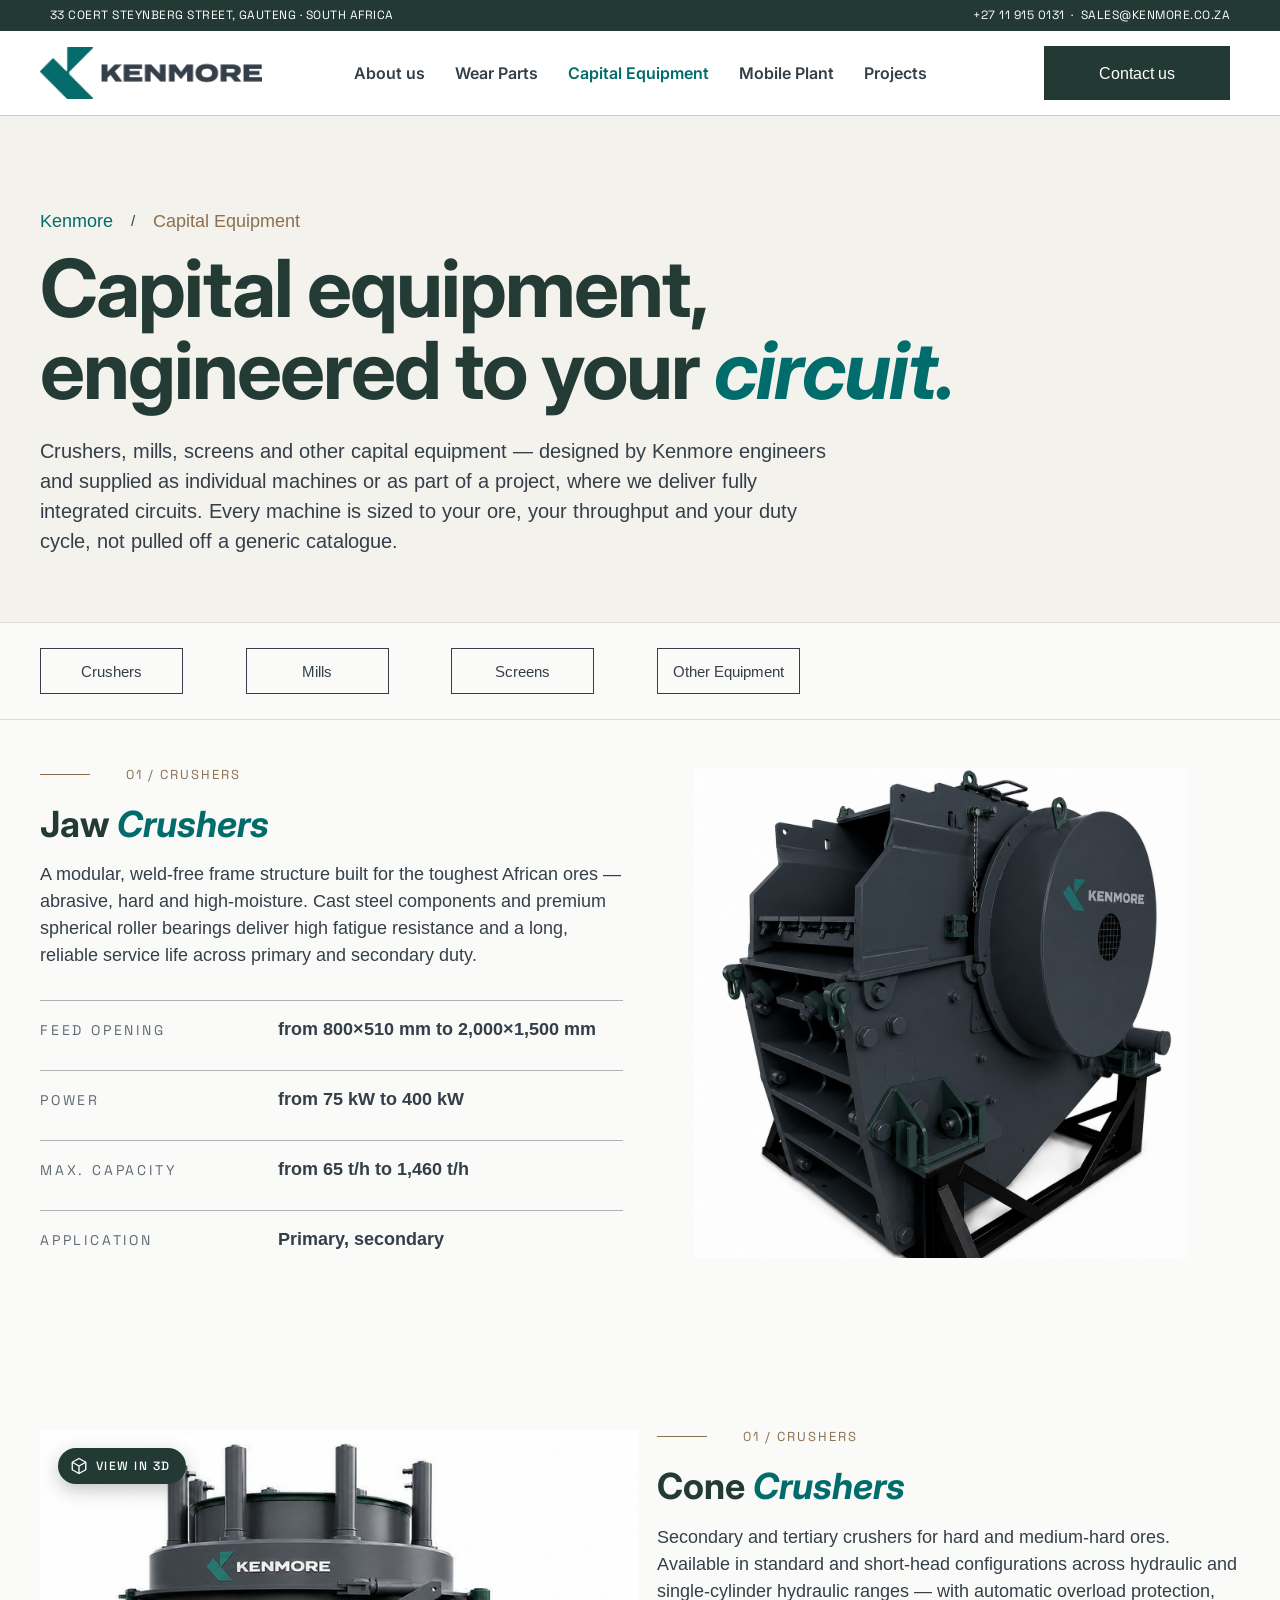
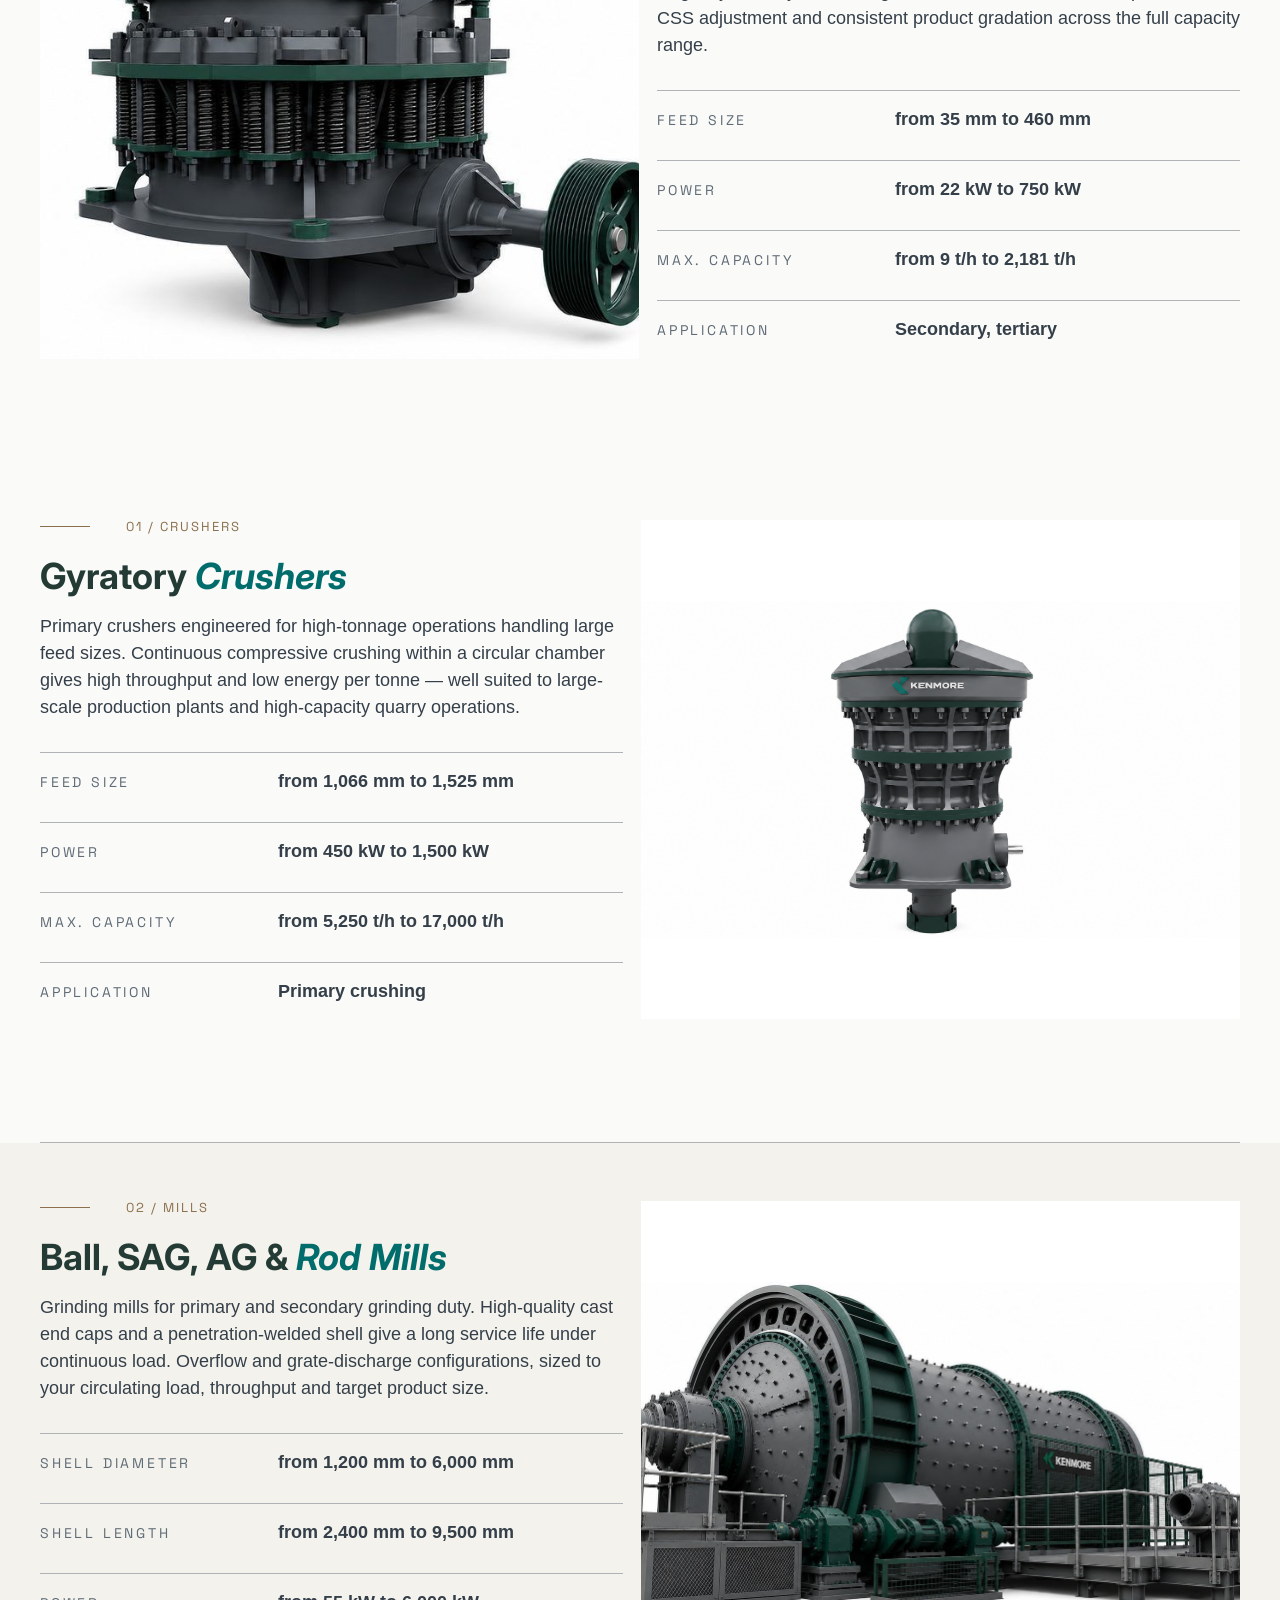
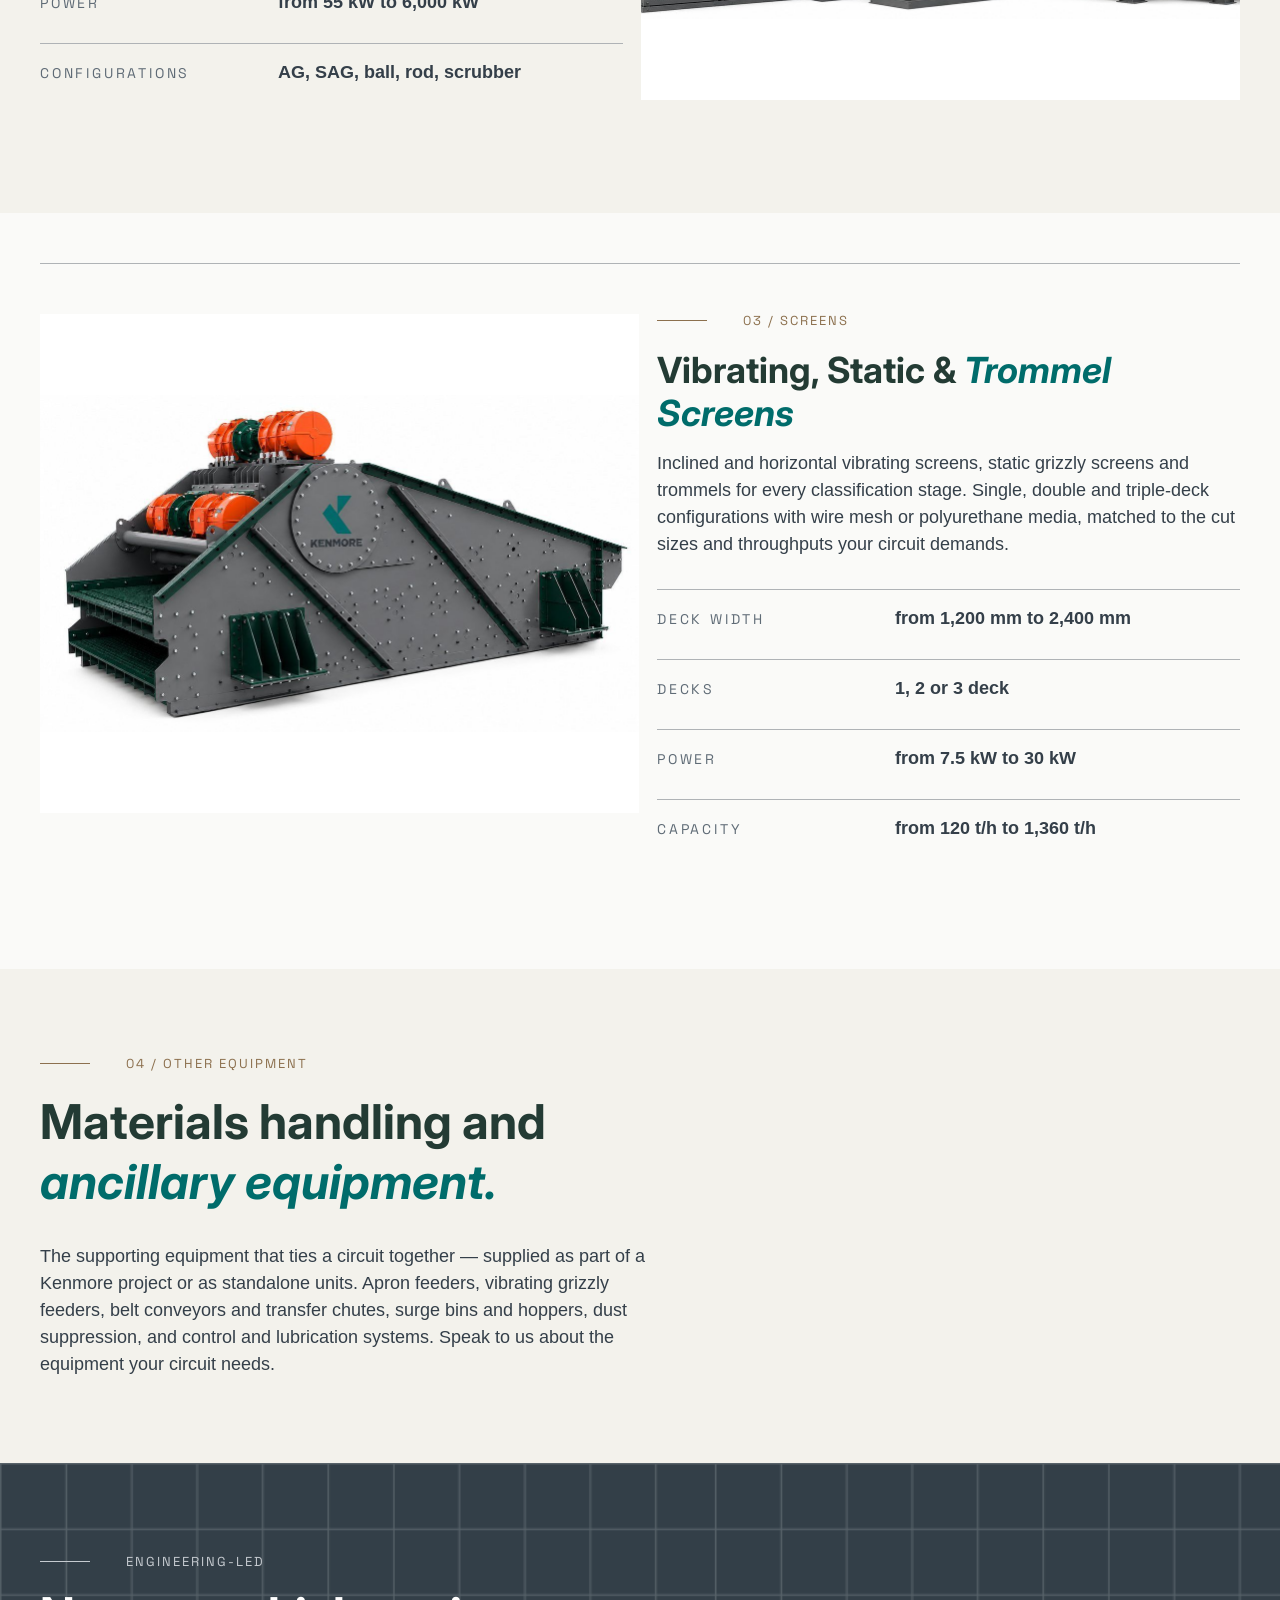
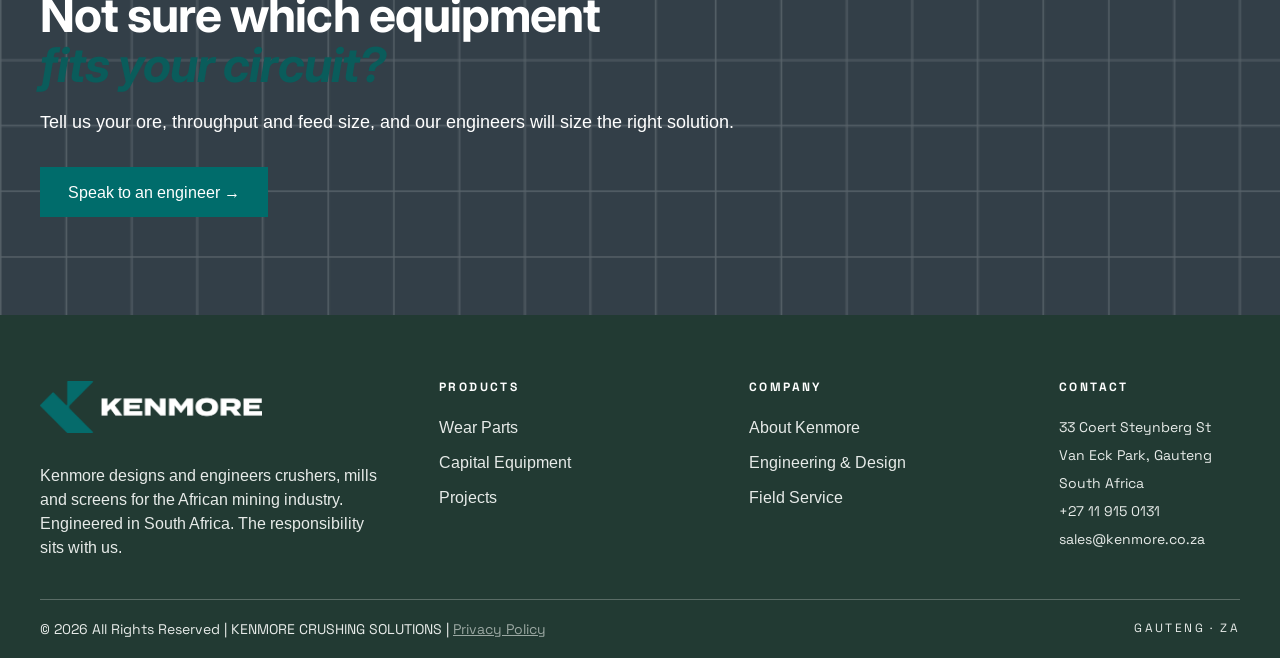
<file: index.html>
<!doctype html>
<html lang="en-ZA">
  <head>
    <meta charset="utf-8" />
    <meta name="viewport" content="width=device-width, initial-scale=1" />
    <meta name="robots" content="noindex, nofollow" />
    <meta name="theme-color" content="#223a33" />
    <title>Kenmore Crushing Solutions | Capital Equipment</title>
    <meta
      name="description"
      content="Crushers, mills, screens and other capital equipment designed by Kenmore engineers and supplied as individual machines or as part of a project."
    />
    <link rel="preconnect" href="https://fonts.googleapis.com" />
    <link rel="preconnect" href="https://fonts.gstatic.com" crossorigin />
    <link
      href="https://fonts.googleapis.com/css2?family=Arimo:wght@400;700&family=Inter:ital,wght@0,500;0,600;0,700;1,700&family=Space+Grotesk:wght@400;500;700&display=swap"
      rel="stylesheet"
    />
    <link rel="stylesheet" href="css/styles.css?v=2" />
  </head>
  <body>
    <a class="skip-link" href="#main">Skip to content</a>

    <div class="topbar">
      <div class="topbar__inner">
        <h6>33 Coert Steynberg Street, Gauteng · South Africa</h6>
        <h6>
          <a href="tel:+27119150131">+27 11 915 0131</a>&nbsp; · &nbsp;<a href="mailto:sales@kenmore.co.za">sales@kenmore.co.za</a>
        </h6>
      </div>
    </div>

    <header class="header">
      <div class="header__inner">
        <a class="header__logo" href="https://www.kenmore.co.za/" aria-label="Kenmore home">
          <img src="images/kenmore-logo-charcoal.png" alt="Kenmore" width="320" height="76" />
        </a>
        <nav class="nav" id="site-nav" aria-label="Main">
          <ul>
            <li><a href="https://www.kenmore.co.za/about-us">About us</a></li>
            <li><a href="https://www.kenmore.co.za/wear-parts">Wear Parts</a></li>
            <li><a href="#main" aria-current="page">Capital Equipment</a></li>
            <li><a href="https://www.kenmore.co.za/mobile-plant">Mobile Plant</a></li>
            <li><a href="https://www.kenmore.co.za/projects">Projects</a></li>
            <li class="nav__contact-mobile"><a href="https://www.kenmore.co.za/contact-us">Contact us</a></li>
          </ul>
        </nav>
        <a class="btn btn--dark header__cta" href="https://www.kenmore.co.za/contact-us">Contact us</a>
        <button class="menu-toggle" type="button" aria-expanded="false" aria-controls="site-nav" aria-label="Open menu">
          <span></span><span></span><span></span>
        </button>
      </div>
    </header>

    <main id="main">
      <section class="hero">
        <div class="wrap">
          <nav class="breadcrumb" aria-label="Breadcrumb">
            <a href="https://www.kenmore.co.za/">Kenmore</a>
            <span aria-hidden="true">/</span>
            <span aria-current="page">Capital Equipment</span>
          </nav>
          <h1>Capital equipment,<br />engineered to your <em>circuit.</em></h1>
          <p class="hero__lead">
            Crushers, mills, screens and other capital equipment — designed by Kenmore engineers and supplied as individual
            machines or as part of a project, where we deliver fully integrated circuits. Every machine is sized to your ore,
            your throughput and your duty cycle, not pulled off a generic catalogue.
          </p>
        </div>
      </section>

      <div class="tabs">
        <div class="wrap tabs__inner">
          <a class="tab" href="#Crushers">Crushers</a>
          <a class="tab" href="#Mills">Mills</a>
          <a class="tab" href="#Screens">Screens</a>
          <a class="tab" href="#OtherEquipment">Other Equipment</a>
        </div>
      </div>

      <section class="band" id="Crushers">
        <div class="wrap">
          <article class="product">
            <div class="product__copy">
              <p class="eyebrow">01 / Crushers</p>
              <h3>Jaw <em>Crushers</em></h3>
              <p>
                A modular, weld-free frame structure built for the toughest African ores — abrasive, hard and high-moisture.
                Cast steel components and premium spherical roller bearings deliver high fatigue resistance and a long,
                reliable service life across primary and secondary duty.
              </p>
              <dl class="specs">
                <div><dt>Feed opening</dt><dd>from 800×510 mm to 2,000×1,500 mm</dd></div>
                <div><dt>Power</dt><dd>from 75 kW to 400 kW</dd></div>
                <div><dt>Max. capacity</dt><dd>from 65 t/h to 1,460 t/h</dd></div>
                <div><dt>Application</dt><dd>Primary, secondary</dd></div>
              </dl>
            </div>
            <figure class="product__media product__media--narrow">
              <img src="images/products/jaw-crusher.png" alt="Kenmore jaw crusher" loading="lazy" />
            </figure>
          </article>

          <article class="product product--reverse" id="cone-crushers">
            <div class="product__copy">
              <p class="eyebrow">01 / Crushers</p>
              <h3>Cone <em>Crushers</em></h3>
              <p>
                Secondary and tertiary crushers for hard and medium-hard ores. Available in standard and short-head
                configurations across hydraulic and single-cylinder hydraulic ranges — with automatic overload protection,
                CSS adjustment and consistent product gradation across the full capacity range.
              </p>
              <dl class="specs">
                <div><dt>Feed size</dt><dd>from 35 mm to 460 mm</dd></div>
                <div><dt>Power</dt><dd>from 22 kW to 750 kW</dd></div>
                <div><dt>Max. capacity</dt><dd>from 9 t/h to 2,181 t/h</dd></div>
                <div><dt>Application</dt><dd>Secondary, tertiary</dd></div>
              </dl>
            </div>
            <figure
              class="product__media product__media--fill has-model"
              data-product="cone-crusher"
              data-model="models/cone-crusher.glb?v=3"
              data-usdz="models/cone-crusher.usdz?v=3"
              data-orbit="35deg 72deg auto"
              data-title="Cone Crusher"
            >
              <button type="button" class="product__open" aria-label="View the cone crusher in 3D">
                <img src="images/products/cone-crusher.jpg" alt="Kenmore cone crusher" loading="lazy" />
                <span class="pill-3d" aria-hidden="true">
                  <svg viewBox="0 0 24 24"><path d="M12 2 3 7v10l9 5 9-5V7l-9-5Z" /><path d="m3 7 9 5 9-5M12 12v10" /></svg>
                  View in 3D
                </span>
              </button>
            </figure>
          </article>

          <article class="product">
            <div class="product__copy">
              <p class="eyebrow">01 / Crushers</p>
              <h3>Gyratory <em>Crushers</em></h3>
              <p>
                Primary crushers engineered for high-tonnage operations handling large feed sizes. Continuous compressive
                crushing within a circular chamber gives high throughput and low energy per tonne — well suited to
                large-scale production plants and high-capacity quarry operations.
              </p>
              <dl class="specs">
                <div><dt>Feed size</dt><dd>from 1,066 mm to 1,525 mm</dd></div>
                <div><dt>Power</dt><dd>from 450 kW to 1,500 kW</dd></div>
                <div><dt>Max. capacity</dt><dd>from 5,250 t/h to 17,000 t/h</dd></div>
                <div><dt>Application</dt><dd>Primary crushing</dd></div>
              </dl>
            </div>
            <figure class="product__media">
              <img src="images/products/gyratory-crusher.png" alt="Kenmore gyratory crusher" loading="lazy" />
            </figure>
          </article>
          <hr class="rule" />
        </div>
      </section>

      <section class="band band--stone" id="Mills">
        <div class="wrap">
          <article class="product">
            <div class="product__copy">
              <p class="eyebrow">02 / Mills</p>
              <h3>Ball, SAG, AG &amp; <em>Rod Mills</em></h3>
              <p>
                Grinding mills for primary and secondary grinding duty. High-quality cast end caps and a penetration-welded
                shell give a long service life under continuous load. Overflow and grate-discharge configurations, sized to
                your circulating load, throughput and target product size.
              </p>
              <dl class="specs">
                <div><dt>Shell diameter</dt><dd>from 1,200 mm to 6,000 mm</dd></div>
                <div><dt>Shell length</dt><dd>from 2,400 mm to 9,500 mm</dd></div>
                <div><dt>Power</dt><dd>from 55 kW to 6,000 kW</dd></div>
                <div><dt>Configurations</dt><dd>AG, SAG, ball, rod, scrubber</dd></div>
              </dl>
            </div>
            <figure class="product__media">
              <img src="images/products/grinding-mill.jpg" alt="Kenmore grinding mill" loading="lazy" />
            </figure>
          </article>
        </div>
      </section>

      <section class="band" id="Screens">
        <div class="wrap">
          <hr class="rule rule--top" />
          <article class="product product--reverse">
            <div class="product__copy">
              <p class="eyebrow">03 / Screens</p>
              <h3>Vibrating, Static &amp; <em>Trommel Screens</em></h3>
              <p>
                Inclined and horizontal vibrating screens, static grizzly screens and trommels for every classification
                stage. Single, double and triple-deck configurations with wire mesh or polyurethane media, matched to the
                cut sizes and throughputs your circuit demands.
              </p>
              <dl class="specs">
                <div><dt>Deck width</dt><dd>from 1,200 mm to 2,400 mm</dd></div>
                <div><dt>Decks</dt><dd>1, 2 or 3 deck</dd></div>
                <div><dt>Power</dt><dd>from 7.5 kW to 30 kW</dd></div>
                <div><dt>Capacity</dt><dd>from 120 t/h to 1,360 t/h</dd></div>
              </dl>
            </div>
            <figure class="product__media">
              <img src="images/products/vibrating-screen.jpg" alt="Kenmore vibrating screen" loading="lazy" />
            </figure>
          </article>
        </div>
      </section>

      <section class="band band--stone other" id="OtherEquipment">
        <div class="wrap">
          <p class="eyebrow">04 / Other Equipment</p>
          <h2>Materials handling and<br /><em>ancillary equipment.</em></h2>
          <p class="other__copy">
            The supporting equipment that ties a circuit together — supplied as part of a Kenmore project or as standalone
            units. Apron feeders, vibrating grizzly feeders, belt conveyors and transfer chutes, surge bins and hoppers, dust
            suppression, and control and lubrication systems. Speak to us about the equipment your circuit needs.
          </p>
        </div>
      </section>

      <section class="cta">
        <div class="wrap">
          <p class="eyebrow eyebrow--light">Engineering-led</p>
          <h2>Not sure which equipment <em>fits your circuit?</em></h2>
          <p>Tell us your ore, throughput and feed size, and our engineers will size the right solution.</p>
          <a class="btn btn--teal" href="https://www.kenmore.co.za/contact-us">Speak to an engineer →</a>
        </div>
      </section>
    </main>

    <footer class="footer">
      <div class="wrap footer__grid">
        <div class="footer__brand">
          <img src="images/kenmore-logo-white.png" alt="Kenmore" width="320" height="76" loading="lazy" />
          <p>
            Kenmore designs and engineers crushers, mills and screens for the African mining industry. Engineered in South
            Africa. The responsibility sits with us.
          </p>
        </div>
        <div>
          <h4>Products</h4>
          <ul>
            <li><a href="https://www.kenmore.co.za/wear-parts">Wear Parts</a></li>
            <li><a href="#main">Capital Equipment</a></li>
            <li><a href="https://www.kenmore.co.za/projects">Projects</a></li>
          </ul>
        </div>
        <div>
          <h4>Company</h4>
          <ul>
            <li><a href="https://www.kenmore.co.za/about-us">About Kenmore</a></li>
            <li><a href="https://www.kenmore.co.za/about-us#EngineeringandDesign">Engineering &amp; Design</a></li>
            <li><a href="https://www.kenmore.co.za/about-us#FiledServices">Field Service</a></li>
          </ul>
        </div>
        <div class="footer__contact">
          <h4>Contact</h4>
          <p>33 Coert Steynberg St<br />Van Eck Park, Gauteng<br />South Africa</p>
          <p><a href="tel:+27119150131">+27 11 915 0131</a><br /><a href="mailto:sales@kenmore.co.za">sales@kenmore.co.za</a></p>
        </div>
      </div>
      <div class="wrap footer__base">
        <p>
          © 2026 All Rights Reserved | KENMORE CRUSHING SOLUTIONS |
          <a href="https://www.kenmore.co.za/privacy">Privacy Policy</a>
        </p>
        <p class="footer__place">Gauteng · ZA</p>
      </div>
    </footer>

    <div class="viewer" id="viewer" role="dialog" aria-modal="true" aria-labelledby="viewer-title" hidden>
      <div class="viewer__backdrop" data-close></div>
      <div class="viewer__panel">
        <header class="viewer__head">
          <div>
            <p class="viewer__eyebrow">01 / Crushers</p>
            <h3 id="viewer-title"></h3>
          </div>
          <button type="button" class="viewer__close" data-close aria-label="Close">&times;</button>
        </header>
        <div class="viewer__stage">
          <div class="viewer__load" role="status" aria-live="polite">
            <span class="viewer__spin" aria-hidden="true"></span>
            <span>Loading model</span>
          </div>
          <div class="viewer__qr" hidden>
            <div class="viewer__qr-card">
              <button type="button" class="viewer__qr-close" aria-label="Close scan code">&times;</button>
              <p class="viewer__qr-title">Scan with your phone</p>
              <canvas width="220" height="220"></canvas>
              <p class="viewer__qr-note">Opens this model in AR on your phone, ready to place in your space.</p>
              <p class="viewer__qr-url"></p>
            </div>
          </div>
        </div>
        <footer class="viewer__bar">
          <p class="viewer__hint">Drag to rotate. Scroll or pinch to zoom.</p>
          <button type="button" class="viewer__ar">
            <svg viewBox="0 0 24 24" aria-hidden="true"><path d="M12 2 3 7v10l9 5 9-5V7l-9-5Z" /><path d="m3 7 9 5 9-5M12 12v10" /></svg>
            <span>View in AR</span>
          </button>
        </footer>
      </div>
    </div>

    <script src="js/site.js?v=1" defer></script>
    <script src="js/qrcode.min.js" defer></script>
    <script src="js/viewer.js?v=2" defer></script>
  </body>
</html>
</file>
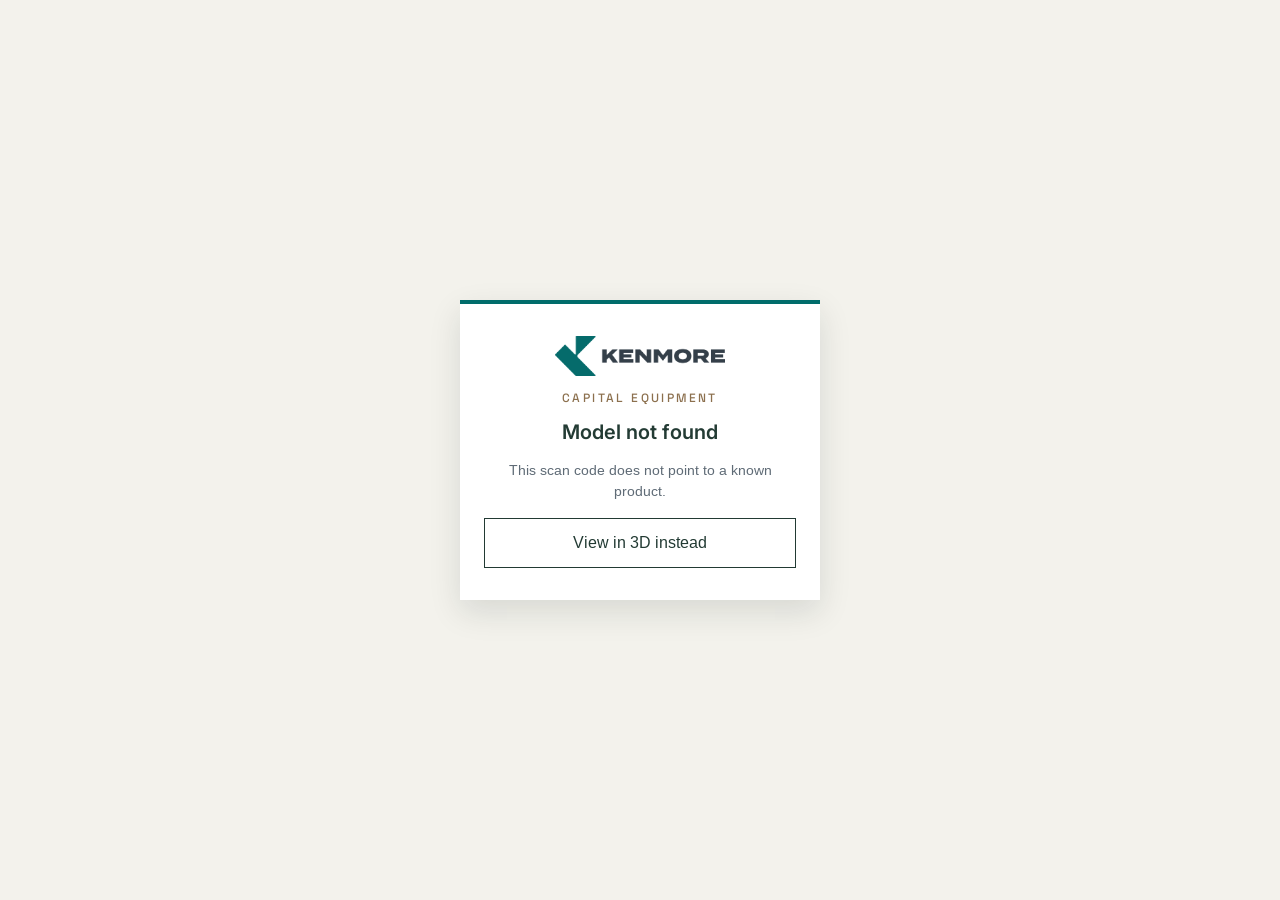
<file: ar.html>
<!doctype html>
<html lang="en-ZA">
<head>
  <meta charset="utf-8">
  <meta name="viewport" content="width=device-width, initial-scale=1">
  <meta name="robots" content="noindex, nofollow">
  <meta name="theme-color" content="#223a33">
  <title>View in AR | Kenmore Crushing Solutions</title>
  <link href="https://fonts.googleapis.com/css2?family=Arimo:wght@400;700&family=Inter:wght@600&family=Space+Grotesk:wght@500&display=swap" rel="stylesheet">
  <style>
    * { box-sizing: border-box; margin: 0; }
    body {
      display: flex;
      min-height: 100vh;
      align-items: center;
      justify-content: center;
      padding: 24px;
      background: #f3f2ec;
      color: #343f49;
      font-family: "Arimo", Arial, sans-serif;
      text-align: center;
    }
    main {
      display: flex;
      flex-direction: column;
      align-items: center;
      gap: 16px;
      width: min(360px, 100%);
      padding: 32px 24px;
      border-top: 4px solid #006c6b;
      background: #fff;
      box-shadow: 0 12px 30px rgba(20, 34, 30, 0.12);
    }
    .logo { width: 170px; height: auto; }
    .eyebrow { color: #8c704e; font: 500 12px/1 "Space Grotesk", Arial, sans-serif; letter-spacing: 0.2em; text-transform: uppercase; }
    h1 { color: #233b34; font: 600 20px/1.2 "Inter", Arial, sans-serif; }
    p { color: #5f6b76; font-size: 14px; line-height: 1.5; }
    .actions { display: flex; flex-direction: column; gap: 10px; width: 100%; }
    .button {
      display: inline-flex;
      align-items: center;
      justify-content: center;
      gap: 10px;
      min-height: 50px;
      padding: 0 24px;
      background: #006c6b;
      color: #fff;
      font-size: 16px;
      text-decoration: none;
    }
    .button img { width: 20px; height: 20px; }
    .button--ghost { border: 1px solid #223a33; background: #fff; color: #223a33; }
    body.is-tap { cursor: pointer; }
    body.is-tap #open-ar { min-height: 56px; font-size: 17px; }
    [hidden] { display: none !important; }
  </style>
</head>
<body>
  <main>
    <img class="logo" src="images/kenmore-logo-charcoal.png" alt="Kenmore Crushing Solutions">
    <p class="eyebrow">Capital equipment</p>
    <h1 id="title">Opening AR</h1>
    <p id="status">Starting the AR viewer on your phone.</p>
    <div class="actions">
      <a class="button" id="open-ar" href="#" rel="ar" hidden>
        <img src="images/ar-icon.svg" alt="">
        <span>Open in AR</span>
      </a>
      <a class="button button--ghost" id="open-3d" href="index.html">View in 3D instead</a>
    </div>
  </main>

  <script>
    (function () {
      var params = new URLSearchParams(location.search);
      var id = params.get("m") || "";
      var name = params.get("t") || "3D model";
      var title = document.getElementById("title");
      var status = document.getElementById("status");
      var openAr = document.getElementById("open-ar");
      var open3d = document.getElementById("open-3d");

      if (!/^[a-z0-9-]+$/.test(id)) {
        title.textContent = "Model not found";
        status.textContent = "This scan code does not point to a known product.";
        return;
      }

      var pageUrl = new URL("index.html#3d=" + id, location.href).href;
      var MODEL_VERSION = "3";
      var glbUrl = new URL("models/" + id + ".glb?v=" + MODEL_VERSION, location.href).href;
      var usdzUrl = new URL("models/" + id + ".usdz?v=" + MODEL_VERSION, location.href).href;
      open3d.href = pageUrl;
      title.textContent = name;

      var ua = navigator.userAgent;
      var isIOS = /iPad|iPhone|iPod/.test(ua) || (navigator.platform === "MacIntel" && navigator.maxTouchPoints > 1);
      var isAndroid = /Android/i.test(ua);

      if (isIOS) {
        openAr.href = usdzUrl;
        openAr.hidden = false;
        status.textContent = "Tap anywhere to place it in your space.";
        document.body.classList.add("is-tap");
        document.body.addEventListener("click", function (event) {
          if (event.target.closest("a")) return;
          openAr.click();
        });
        try {
          openAr.click();
        } catch (err) {}
        return;
      }

      if (isAndroid) {
        var sceneViewer = "intent://arvr.google.com/scene-viewer/1.2"
          + "?file=" + encodeURIComponent(glbUrl)
          + "&mode=ar_preferred"
          + "&title=" + encodeURIComponent(name)
          + "&resizable=true"
          + "#Intent;scheme=https;package=com.google.android.googlequicksearchbox;"
          + "action=android.intent.action.VIEW;"
          + "S.browser_fallback_url=" + encodeURIComponent(pageUrl) + ";end;";
        openAr.removeAttribute("rel");
        openAr.href = sceneViewer;
        openAr.hidden = false;
        status.textContent = "If AR does not open, tap Open in AR.";
        location.replace(sceneViewer);
        return;
      }

      status.textContent = "AR needs a phone or tablet. Opening the 3D view instead.";
      location.replace(pageUrl);
    })();
  </script>
</body>
</html>
</file>
<file: css/styles.css>
:root {
  --green: #223a33;
  --green-ink: #233b34;
  --teal: #006c6b;
  --teal-hover: #005554;
  --gold: #8c704e;
  --slate: #343f49;
  --text: #343f49;
  --muted: #5f6b76;
  --stone: #f3f2ec;
  --paper: #fafaf8;
  --rule: #afb3b6;
  --head: "Inter", "Helvetica Neue", Arial, sans-serif;
  --body: "Arimo", Arial, sans-serif;
  --label: "Space Grotesk", "Helvetica Neue", Arial, sans-serif;
  --wrap: 1200px;
}

*,
*::before,
*::after {
  box-sizing: border-box;
}

html {
  scroll-behavior: smooth;
  scroll-padding-top: 100px;
  -webkit-text-size-adjust: 100%;
}

body {
  margin: 0;
  background: var(--paper);
  color: var(--text);
  font: 400 18px/1.5 var(--body);
}

img {
  display: block;
  max-width: 100%;
  height: auto;
}

a {
  color: inherit;
}

h1,
h2,
h3,
h4,
h6 {
  margin: 0;
}

em {
  color: var(--teal);
  font-style: italic;
}

.wrap {
  width: min(var(--wrap), calc(100% - 48px));
  margin-inline: auto;
}

.skip-link {
  position: absolute;
  top: 0;
  left: 1rem;
  z-index: 50;
  padding: 0.6rem 1rem;
  background: var(--teal);
  color: #fff;
  transform: translateY(-120%);
}

.skip-link:focus {
  transform: none;
}

:focus-visible {
  outline: 2px solid var(--teal);
  outline-offset: 3px;
}

/* Top bar */

.topbar {
  background: var(--green);
  color: #fff;
}

.topbar__inner {
  display: flex;
  justify-content: space-between;
  gap: 1rem;
  padding: 7px 50px;
}

.topbar h6 {
  font: 400 12px/1.4 var(--label);
  letter-spacing: 0.04em;
  text-transform: uppercase;
}

.topbar a {
  text-decoration: none;
}

.topbar a:hover {
  text-decoration: underline;
}

/* Header */

.header {
  position: sticky;
  top: 0;
  z-index: 20;
  border-bottom: 1px solid #c9ccce;
  background: #fff;
}

.header__inner {
  display: flex;
  align-items: center;
  gap: 2rem;
  min-height: 84px;
  padding: 0 50px 0 40px;
}

.header__logo img {
  width: 222px;
  height: auto;
}

.nav {
  margin-left: auto;
  margin-right: 85px;
}

.nav ul {
  display: flex;
  gap: 30px;
  margin: 0;
  padding: 0;
  list-style: none;
}

.nav a {
  color: var(--slate);
  font: 600 16px/1 var(--head);
  text-decoration: none;
}

.nav a:hover,
.nav a[aria-current="page"] {
  color: var(--teal);
}

.nav__contact-mobile {
  display: none;
}

.btn {
  display: inline-flex;
  align-items: center;
  justify-content: center;
  min-height: 54px;
  padding: 0 32px;
  border: 0;
  color: #fff;
  font: 400 16px/1 var(--body);
  text-decoration: none;
  cursor: pointer;
  transition: background 0.15s ease;
}

.btn--dark {
  min-width: 186px;
  background: var(--green);
}

.btn--dark:hover {
  background: #1a2d27;
}

.btn--teal {
  min-height: 50px;
  padding: 0 28px;
  background: var(--teal);
}

.btn--teal:hover {
  background: var(--teal-hover);
}

.menu-toggle {
  display: none;
  flex-direction: column;
  gap: 5px;
  margin-left: auto;
  padding: 8px;
  border: 0;
  background: none;
  cursor: pointer;
}

.menu-toggle span {
  display: block;
  width: 24px;
  height: 2px;
  background: var(--teal);
}

/* Hero */

.hero {
  padding: 92px 0 66px;
  background: var(--stone);
}

.breadcrumb {
  display: flex;
  gap: 18px;
  margin-bottom: 14px;
  font: 400 18px/1.4 var(--body);
}

.breadcrumb a {
  color: var(--teal);
  text-decoration: none;
}

.breadcrumb a:hover {
  text-decoration: underline;
}

.breadcrumb span[aria-hidden] {
  color: var(--slate);
  font-size: 15px;
  line-height: 25px;
}

.breadcrumb [aria-current] {
  color: var(--gold);
}

.hero h1 {
  color: var(--green-ink);
  font: 700 80px/1.02 var(--head);
  letter-spacing: -2px;
}

.hero__lead {
  max-width: 810px;
  margin: 26px 0 0;
  font: 400 20px/30px var(--body);
}

/* Section tabs */

.tabs {
  border-top: 1px solid #dcdcd8;
  border-bottom: 1px solid #dcdcd8;
  background: var(--paper);
}

.tabs__inner {
  display: flex;
  gap: 0;
  justify-content: space-between;
  max-width: 760px;
  margin-inline: 0;
  margin-left: max(24px, calc((100% - var(--wrap)) / 2));
  padding: 25px 0;
}

.tab {
  display: inline-flex;
  align-items: center;
  justify-content: center;
  width: 143px;
  height: 46px;
  border: 1px solid var(--slate);
  color: var(--slate);
  font: 400 15px/1 var(--body);
  text-decoration: none;
  transition: background 0.15s ease, color 0.15s ease;
}

.tab:hover {
  background: var(--green);
  border-color: var(--green);
  color: #fff;
}

/* Product sections */

.band {
  background: var(--paper);
}

.band--stone {
  background: var(--stone);
}

.product {
  display: grid;
  grid-template-columns: minmax(0, 583px) minmax(0, 600px);
  justify-content: space-between;
  align-items: start;
  gap: 18px;
  padding: 40px 0 110px;
}

.product--reverse .product__copy {
  order: 2;
}

.product--reverse .product__media {
  order: 1;
}

.product--reverse {
  grid-template-columns: minmax(0, 600px) minmax(0, 583px);
}

.eyebrow {
  display: flex;
  align-items: center;
  gap: 36px;
  margin: 0 0 22px;
  color: var(--gold);
  font: 400 13px/1 var(--label);
  letter-spacing: 2px;
  text-transform: uppercase;
}

.eyebrow::before {
  content: "";
  flex: none;
  width: 50px;
  height: 1px;
  background: var(--gold);
}

.eyebrow--light {
  color: #c6cbd0;
}

.eyebrow--light::before {
  background: #c6cbd0;
}

.product h3 {
  margin-bottom: 14px;
  color: var(--green-ink);
  font: 700 36px/1.2 var(--head);
}

.product__copy > p:not(.eyebrow) {
  margin: 0 0 32px;
  font: 400 18px/27px var(--body);
}

.specs {
  margin: 0;
}

.specs div {
  display: grid;
  grid-template-columns: 230px 1fr;
  gap: 0.5rem;
  align-items: baseline;
  min-height: 70px;
  padding: 16px 0 14px;
  border-top: 1px solid var(--rule);
}

.specs dt {
  color: var(--muted);
  font: 400 14px/1.4 var(--label);
  letter-spacing: 2.8px;
  text-transform: uppercase;
}

.specs dd {
  margin: 0;
  font: 700 18px/1.35 var(--body);
}

.product__media {
  display: grid;
  place-items: center;
  margin: 0;
  aspect-ratio: 600 / 500;
  overflow: hidden;
  background: #fff;
}

.product__media--narrow {
  width: min(100%, 495px);
  justify-self: center;
  aspect-ratio: 495 / 490;
}

.product__media img {
  width: 100%;
  height: 100%;
  object-fit: contain;
}

.product__media--fill {
  aspect-ratio: 600 / 530;
}

.product__media--fill img {
  object-fit: cover;
}

.product--reverse:first-child,
.product:first-child {
  padding-top: 48px;
}

.rule {
  margin: 0;
  border: 0;
  border-top: 1px solid var(--rule);
}

.band:has(> .wrap > .rule:last-child) .product:last-of-type {
  padding-bottom: 110px;
}

#Crushers > .wrap > .rule {
  margin-bottom: 0;
}

#Crushers {
  padding-bottom: 0;
}

#Mills .product {
  padding: 58px 0 100px;
}

#Screens .rule--top {
  margin-top: 50px;
}

#Screens .product {
  padding: 50px 0 100px;
}

/* Other equipment */

.other {
  padding: 88px 0 86px;
}

.other h2 {
  margin-bottom: 30px;
  color: var(--green-ink);
  font: 700 48px/1.25 var(--head);
}

.other__copy {
  max-width: 610px;
  margin: 0;
  font: 400 18px/27px var(--body);
}

/* CTA */

.cta {
  padding: 92px 0 98px;
  background: #343f49 url("../images/grid-bg.png") repeat;
  background-size: 715px 715px;
  color: #fff;
}

.cta h2 {
  max-width: 600px;
  margin-bottom: 18px;
  font: 700 48px/50px var(--head);
  letter-spacing: -0.96px;
}

.cta h2 em {
  display: block;
  color: #0a5c5b;
}

.cta p:not(.eyebrow) {
  margin: 0 0 32px;
  font: 400 18px/27px var(--body);
}

/* Footer */

.footer {
  padding: 66px 0 18px;
  background: var(--green);
  color: #e7ebe9;
}

.footer__grid {
  display: grid;
  grid-template-columns: 1.33fr 1fr 1fr 0.67fr;
  gap: 40px;
}

.footer__brand img {
  width: 222px;
  margin-bottom: 30px;
}

.footer__brand p {
  max-width: 350px;
  margin: 0;
  font: 400 16px/24px var(--body);
}

.footer h4 {
  margin: 0 0 20px;
  color: #fff;
  font: 700 12px/1 var(--label);
  letter-spacing: 0.2em;
  text-transform: uppercase;
}

.footer ul {
  margin: 0;
  padding: 0;
  list-style: none;
}

.footer li + li {
  margin-top: 8px;
}

.footer ul a {
  font: 400 16px/1.5 var(--body);
  text-decoration: none;
}

.footer a:hover {
  color: #fff;
  text-decoration: underline;
}

.footer__contact p {
  margin: 0;
  font: 400 14px/28px var(--label);
}

.footer__contact a {
  text-decoration: none;
}

.footer__base {
  display: flex;
  justify-content: space-between;
  gap: 1rem;
  margin-top: 40px;
  padding-top: 20px;
  border-top: 1px solid #5a6c66;
  font: 400 14px/1.4 var(--label);
}

.footer__base p {
  margin: 0;
}

.footer__base a {
  color: #9aa7a2;
}

.footer__place {
  font-size: 12px;
  letter-spacing: 0.2em;
  text-transform: uppercase;
}

/* View in 3D trigger */

.product__open {
  position: relative;
  display: block;
  width: 100%;
  height: 100%;
  padding: 0;
  border: 0;
  background: none;
  cursor: pointer;
  overflow: hidden;
}

.product__open img {
  width: 100%;
  height: 100%;
  object-fit: cover;
  transition: transform 0.4s ease;
}

.product__open:hover img,
.product__open:focus-visible img {
  transform: scale(1.03);
}

.product__open:focus-visible {
  outline: 3px solid var(--teal);
  outline-offset: 3px;
}

.pill-3d {
  position: absolute;
  top: 18px;
  left: 18px;
  display: inline-flex;
  align-items: center;
  gap: 8px;
  padding: 9px 16px 9px 12px;
  border-radius: 999px;
  background: var(--green);
  color: #fff;
  font: 500 12px/1 var(--label);
  letter-spacing: 0.12em;
  text-transform: uppercase;
  box-shadow: 0 6px 18px rgba(20, 34, 30, 0.25);
  transition: background 0.15s ease;
}

.pill-3d svg,
.viewer__ar svg {
  width: 18px;
  height: 18px;
  fill: none;
  stroke: currentColor;
  stroke-width: 1.8;
  stroke-linejoin: round;
}

.product__open:hover .pill-3d,
.product__open:focus-visible .pill-3d {
  background: var(--teal);
}

/* 3D viewer panel */

body.has-viewer {
  overflow: hidden;
}

.viewer {
  position: fixed;
  inset: 0;
  z-index: 2000;
  display: flex;
  align-items: center;
  justify-content: center;
  padding: 24px;
}

.viewer[hidden] {
  display: none;
}

.viewer__backdrop {
  position: absolute;
  inset: 0;
  background: rgba(20, 34, 30, 0.78);
  opacity: 0;
  transition: opacity 0.2s ease;
}

.viewer__panel {
  position: relative;
  display: flex;
  flex-direction: column;
  width: min(1100px, 100%);
  height: min(760px, 100%);
  overflow: hidden;
  background: #fff;
  box-shadow: 0 24px 60px rgba(0, 0, 0, 0.35);
  opacity: 0;
  transform: translateY(12px);
  transition: opacity 0.2s ease, transform 0.2s ease;
}

.viewer.is-open .viewer__backdrop,
.viewer.is-open .viewer__panel {
  opacity: 1;
}

.viewer.is-open .viewer__panel {
  transform: none;
}

.viewer__head {
  display: flex;
  align-items: center;
  justify-content: space-between;
  gap: 16px;
  padding: 18px 24px;
  border-bottom: 1px solid var(--rule);
}

.viewer__eyebrow {
  margin: 0 0 4px;
  color: var(--gold);
  font: 500 12px/1 var(--label);
  letter-spacing: 0.2em;
  text-transform: uppercase;
}

.viewer__head h3 {
  margin: 0;
  color: var(--green-ink);
  font: 600 22px/1.2 var(--head);
}

.viewer__close,
.viewer__qr-close {
  width: 40px;
  height: 40px;
  border: 1px solid var(--rule);
  background: #fff;
  color: var(--green);
  font-size: 1.5rem;
  line-height: 1;
  cursor: pointer;
  transition: background 0.15s ease, color 0.15s ease;
}

.viewer__close:hover,
.viewer__close:focus-visible,
.viewer__qr-close:hover,
.viewer__qr-close:focus-visible {
  border-color: var(--green);
  background: var(--green);
  color: #fff;
}

.viewer__stage {
  position: relative;
  flex: 1;
  min-height: 0;
  background: radial-gradient(circle at 50% 40%, #ffffff 0%, var(--paper) 55%, var(--stone) 100%);
}

.viewer__stage model-viewer {
  width: 100%;
  height: 100%;
  --poster-color: transparent;
}

.viewer__load {
  position: absolute;
  inset: 0;
  z-index: 1;
  display: flex;
  flex-direction: column;
  align-items: center;
  justify-content: center;
  gap: 12px;
  color: var(--green);
  font: 500 13px/1.4 var(--label);
  letter-spacing: 0.08em;
  text-transform: uppercase;
  pointer-events: none;
}

.viewer__load[hidden] {
  display: none;
}

.viewer__spin {
  width: 36px;
  height: 36px;
  border: 3px solid rgba(34, 58, 51, 0.15);
  border-top-color: var(--teal);
  border-radius: 50%;
  animation: viewer-spin 0.8s linear infinite;
}

.viewer__load.is-error .viewer__spin {
  display: none;
}

@keyframes viewer-spin {
  to {
    transform: rotate(360deg);
  }
}

.viewer__bar {
  display: flex;
  flex-wrap: wrap;
  align-items: center;
  gap: 12px 20px;
  padding: 14px 24px;
  border-top: 1px solid var(--rule);
}

.viewer__hint {
  margin: 0 auto 0 0;
  color: var(--muted);
  font-size: 14px;
}

.viewer__ar {
  display: inline-flex;
  align-items: center;
  gap: 10px;
  min-height: 50px;
  padding: 0 28px;
  border: 0;
  background: var(--teal);
  color: #fff;
  font: 400 16px/1 var(--body);
  cursor: pointer;
  transition: background 0.15s ease;
}

.viewer__ar:hover,
.viewer__ar:focus-visible,
.viewer__ar.is-on {
  background: var(--green);
}

.viewer__qr {
  position: absolute;
  inset: 0;
  z-index: 2;
  display: flex;
  align-items: center;
  justify-content: center;
  padding: 20px;
  background: rgba(250, 250, 248, 0.75);
  backdrop-filter: blur(4px);
}

.viewer__qr[hidden] {
  display: none;
}

.viewer__qr-card {
  position: relative;
  display: flex;
  flex-direction: column;
  align-items: center;
  gap: 10px;
  width: min(310px, 100%);
  padding: 28px 22px 22px;
  border-top: 4px solid var(--teal);
  background: #fff;
  box-shadow: 0 16px 40px rgba(20, 34, 30, 0.2);
  text-align: center;
}

.viewer__qr-card p {
  margin: 0;
}

.viewer__qr-card canvas {
  width: 220px;
  height: 220px;
}

.viewer__qr-title {
  color: var(--green-ink);
  font: 600 17px/1.3 var(--head);
}

.viewer__qr-note {
  color: var(--muted);
  font-size: 13px;
  line-height: 1.5;
}

.viewer__qr-url {
  max-width: 100%;
  overflow-wrap: anywhere;
  color: var(--muted);
  font-size: 11px;
}

.viewer__qr-close {
  position: absolute;
  top: 8px;
  right: 8px;
  width: 32px;
  height: 32px;
  font-size: 1.2rem;
}

@media (max-width: 600px) {
  .viewer {
    padding: 0;
  }

  .viewer__panel {
    width: 100%;
    height: 100%;
  }

  .viewer__head {
    padding: 14px 16px;
  }

  .viewer__bar {
    padding: 12px 16px;
  }

  .viewer__hint {
    width: 100%;
    margin: 0;
    font-size: 13px;
  }

  .viewer__ar {
    width: 100%;
    justify-content: center;
  }

  .pill-3d {
    top: 12px;
    left: 12px;
  }
}

/* Responsive */

@media (max-width: 1100px) {
  .nav {
    margin-right: 0;
  }

  .nav ul {
    gap: 20px;
  }

  .product,
  .product--reverse {
    grid-template-columns: 1fr 1fr;
    gap: 40px;
  }

  .specs div {
    grid-template-columns: 180px 1fr;
  }

  .hero h1 {
    font-size: 64px;
  }
}

@media (max-width: 900px) {
  .topbar {
    display: none;
  }

  .header__inner {
    min-height: 64px;
    padding: 0 20px;
  }

  .header__logo img {
    width: 150px;
  }

  .header__cta {
    display: none;
  }

  .menu-toggle {
    display: flex;
  }

  .nav {
    position: absolute;
    top: 100%;
    right: 0;
    left: 0;
    display: none;
    margin: 0;
    border-bottom: 1px solid #c9ccce;
    background: #fff;
  }

  .nav.is-open {
    display: block;
  }

  .nav ul {
    flex-direction: column;
    gap: 0;
    padding: 8px 20px 16px;
  }

  .nav li a {
    display: block;
    padding: 14px 0;
    border-bottom: 1px solid #eceeed;
  }

  .nav__contact-mobile {
    display: block;
  }

  .hero {
    padding: 56px 0 48px;
  }

  .hero h1 {
    font-size: clamp(38px, 10vw, 56px);
    letter-spacing: -1px;
  }

  .hero__lead {
    font-size: 18px;
    line-height: 27px;
  }

  .tabs__inner {
    flex-wrap: wrap;
    gap: 10px;
    justify-content: flex-start;
    margin-left: 24px;
    margin-right: 24px;
    padding: 20px 0;
  }

  .tab {
    width: auto;
    flex: 1 1 calc(50% - 5px);
  }

  .product,
  .product--reverse {
    grid-template-columns: 1fr;
    gap: 32px;
    padding: 40px 0 64px;
  }

  .product--reverse .product__copy,
  .product--reverse .product__media {
    order: 0;
  }

  .product__media--narrow {
    width: 100%;
  }

  .specs div {
    grid-template-columns: minmax(110px, 40%) 1fr;
  }

  .specs dt {
    font-size: 12px;
    letter-spacing: 2px;
  }

  .specs dd {
    font-size: 16px;
  }

  .product h3 {
    font-size: 30px;
  }

  .other,
  .cta {
    padding: 64px 0;
  }

  .other h2,
  .cta h2 {
    font-size: 36px;
    line-height: 1.15;
  }

  .footer__grid {
    grid-template-columns: 1fr 1fr;
  }

  .footer__brand {
    grid-column: 1 / -1;
  }

  .footer__base {
    flex-direction: column;
  }
}

@media (max-width: 480px) {
  .footer__grid {
    grid-template-columns: 1fr;
  }
}

@media (prefers-reduced-motion: reduce) {
  html {
    scroll-behavior: auto;
  }
}
</file>
